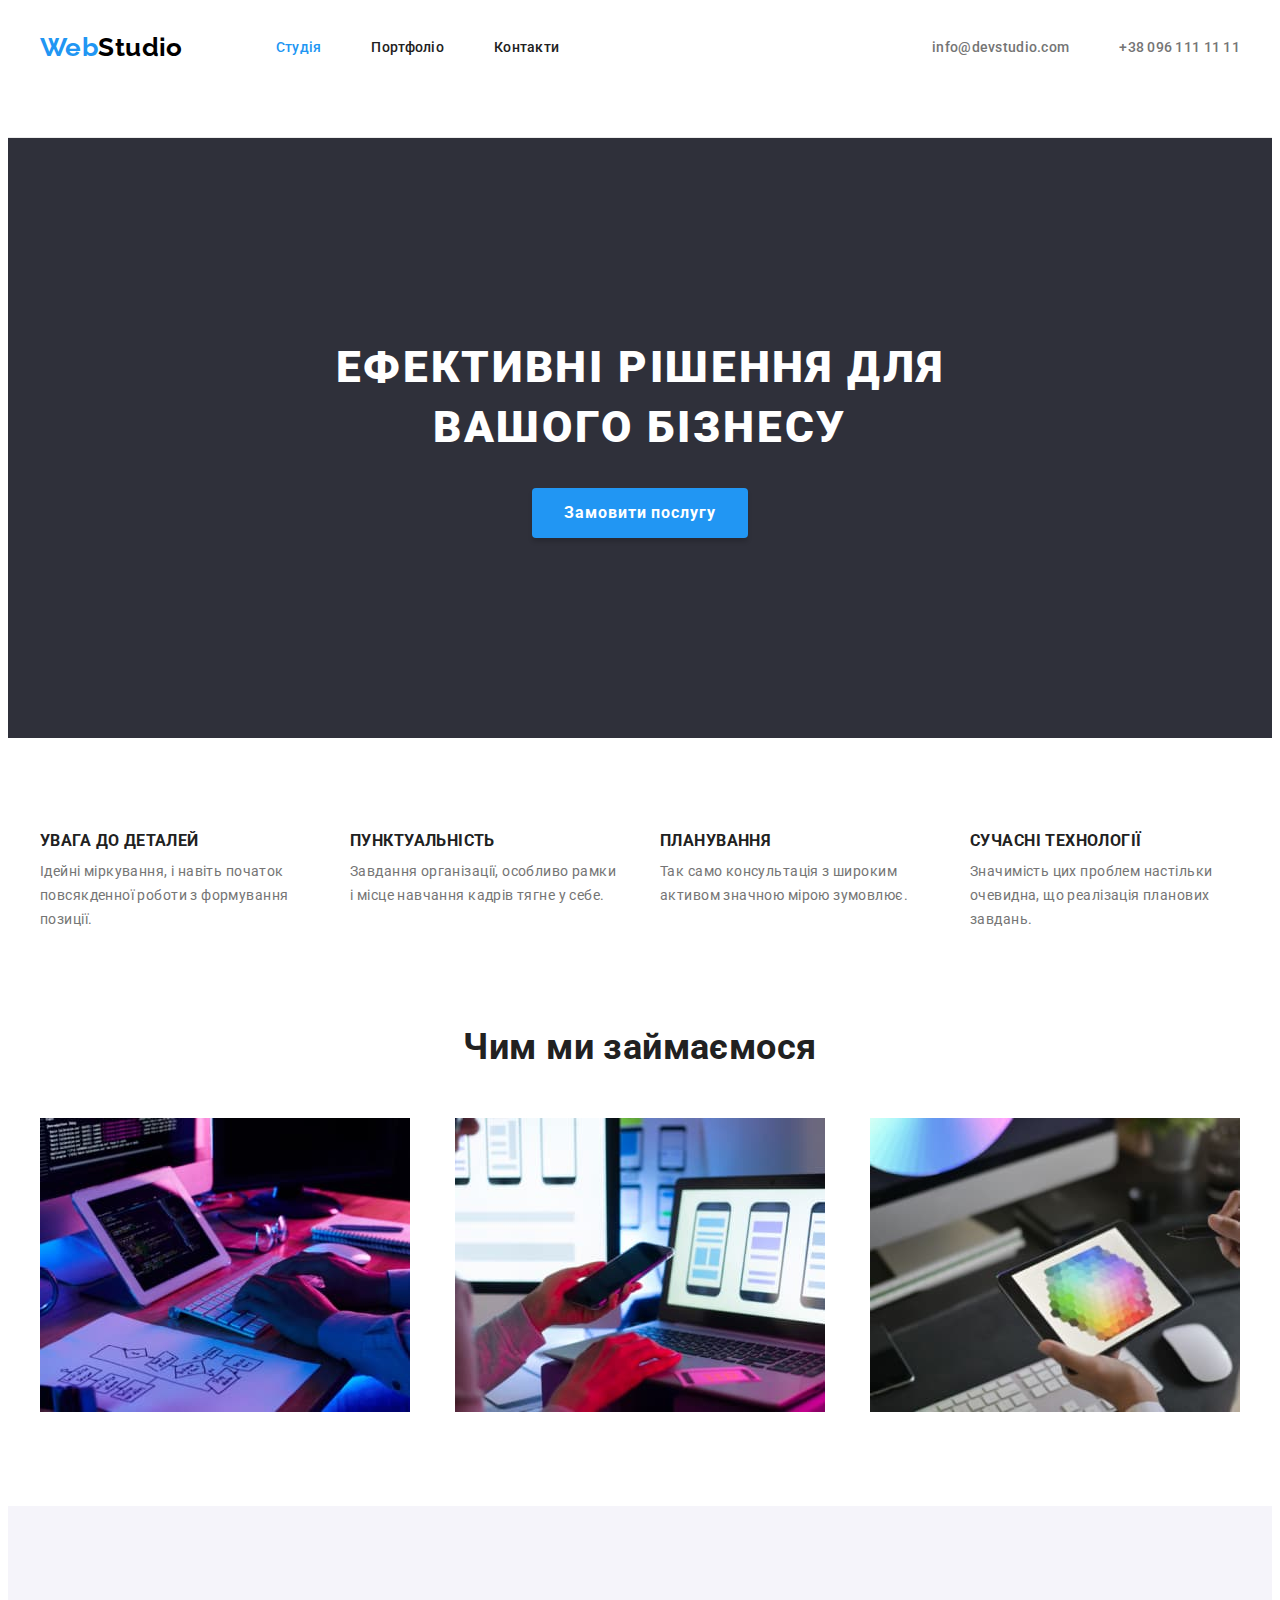
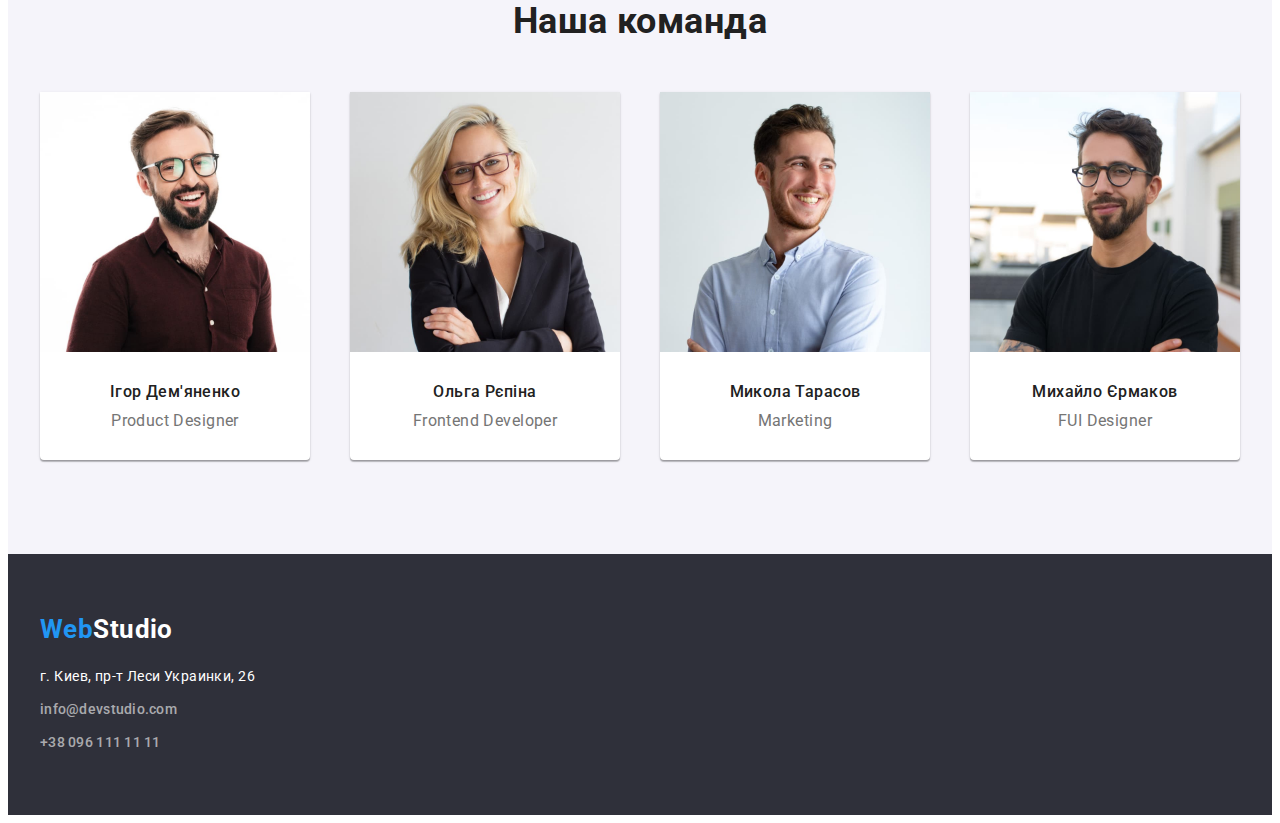
<file: index.html>
<!DOCTYPE html>
<html lang="uk">
  <head>
    <meta charset="UTF-8" />
    <meta http-equiv="X-UA-Compatible" content="IE=edge" />
    <meta name="viewport" content="width=device-width, initial-scale=1.0" />
    <title>WebStudio</title>
    <link
      href="https://fonts.googleapis.com/css2?family=Raleway:wght@700&family=Roboto:wght@400;500;700;900&display=swap"
      rel="stylesheet"
    />
    <link
      rel="stylesheet"
      href="https://cdnjs.cloudflare.com/ajax/libs/modern-normalize/1.1.0/modern-normalize.min.css"
      integrity="sha512-wpPYUAdjBVSE4KJnH1VR1HeZfpl1ub8YT/NKx4PuQ5NmX2tKuGu6U/JRp5y+Y8XG2tV+wKQpNHVUX03MfMFn9Q=="
      crossorigin="anonymous"
      referrerpolicy="no-referrer"
    />
    <link rel="stylesheet" href="./css/styles.css" />
  </head>

  <body>
    <header class="page-head">
      <div class="container page-header">
        <nav class="inform">
          <a class="web" href="./index.html">
            <span class="logo">Web</span>Studio
          </a>
          <ul class="site-nav">
            <li class="site-nav-link">
              <a href="./index.html" class="link current">Студія</a>
            </li>
            <li class="site-nav-link">
              <a href="./portfolio.html" class="link">Портфоліо</a>
            </li>
            <li class="site-nav-link"><a href="/" class="link">Контакти</a></li>
          </ul>
        </nav>
        <ul class="inform">
          <li class="inform-mail">
            <a href="mailto:info@devstudio.com" class="mail"
              >info@devstudio.com</a
            >
          </li>
          <li>
            <a href="tel:+380961111111" class="tel">+38 096 111 11 11</a>
          </li>
        </ul>
      </div>
    </header>

    <main>
      <section class="decision">
        <div class="container">
          <h1 class="business">Ефективні рішення для вашого бізнесу</h1>
          <button type="button" class="button">Замовити послугу</button>
        </div>
      </section>

      <section class="characteristic">
        <div class="container">
          <h2 class="visually-hidden">Особливості</h2>
          <ul class="section-features">
            <li>
              <h3 class="title">Увага до деталей</h3>
              <p class="text">
                Ідейні міркування, і навіть початок повсякденної роботи з
                формування позиції.
              </p>
            </li>
            <li>
              <h3 class="title">Пунктуальність</h3>
              <p class="text">
                Завдання організації, особливо рамки і місце навчання кадрів
                тягне у себе.
              </p>
            </li>
            <li>
              <h3 class="title">Планування</h3>
              <p class="text">
                Так само консультація з широким активом значною мірою зумовлює.
              </p>
            </li>
            <li>
              <h3 class="title">Сучасні технології</h3>
              <p class="text">
                Значимість цих проблем настільки очевидна, що реалізація
                планових завдань.
              </p>
            </li>
          </ul>
        </div>
      </section>

      <section class="work">
        <div class="container">
          <h3 class="sens">Чим ми займаємося</h3>
          <ul class="work-pic">
            <li>
              <img src="./images/img1.jpg" alt="клавіатура" width="370" />
            </li>
            <li>
              <img src="./images/img2.jpg" alt="ноут" width="370" />
            </li>
            <li>
              <img src="./images/img3.jpg" alt="планшет" width="370" />
            </li>
          </ul>
        </div>
      </section>
      <section class="all-team">
        <div class="container">
          <h2 class="team">Наша команда</h2>
          <ul class="people">
            <li class="card">
              <img src="./images/img4.jpg" alt="Ігор Дем'яненко" width="270" />
              <div class="box">
                <h3 class="name">Ігор Дем'яненко</h3>
                <p class="profession">Product Designer</p>
              </div>
            </li>
            <li class="card">
              <img src="./images/img5.jpg" alt="Ольга Рєпіна" width="270" />
              <div class="box">
                <h3 class="name">Ольга Рєпіна</h3>
                <p class="profession">Frontend Developer</p>
              </div>
            </li>
            <li class="card">
              <img src="./images/img6.jpg" alt="Микола Тарасов" width="270" />
              <div class="box">
                <h3 class="name">Микола Тарасов</h3>
                <p class="profession">Marketing</p>
              </div>
            </li>
            <li class="card">
              <img src="./images/img7.jpg" alt="Михайло Єрмаков" width="270" />
              <div class="box">
                <h3 class="name">Михайло Єрмаков</h3>
                <p class="profession">FUI Designer</p>
              </div>
            </li>
          </ul>
        </div>
      </section>
    </main>

    <footer class="info">
      <div class="container">
        <a class="weblogo" href="./index.html">
          <span class="logoweb">Web</span>Studio
        </a>
        <address class="place">
          <ul class="information">
            <li>
              <a
                href="https://goo.gl/maps/CPtrU1FHBa2aNyZL9"
                target="_blank"
                rel="noopener noreferrer nofollow"
                class="address"
                >г. Киев, пр-т Леси Украинки, 26</a
              >
            </li>
            <li>
              <a href="mailto:info@devstudio.com" class="mail"
                >info@devstudio.com</a
              >
            </li>
            <li>
              <a href="tel:+380961111111" class="tel">+38 096 111 11 11</a>
            </li>
          </ul>
        </address>
      </div>
    </footer>
  </body>
</html>
</file>
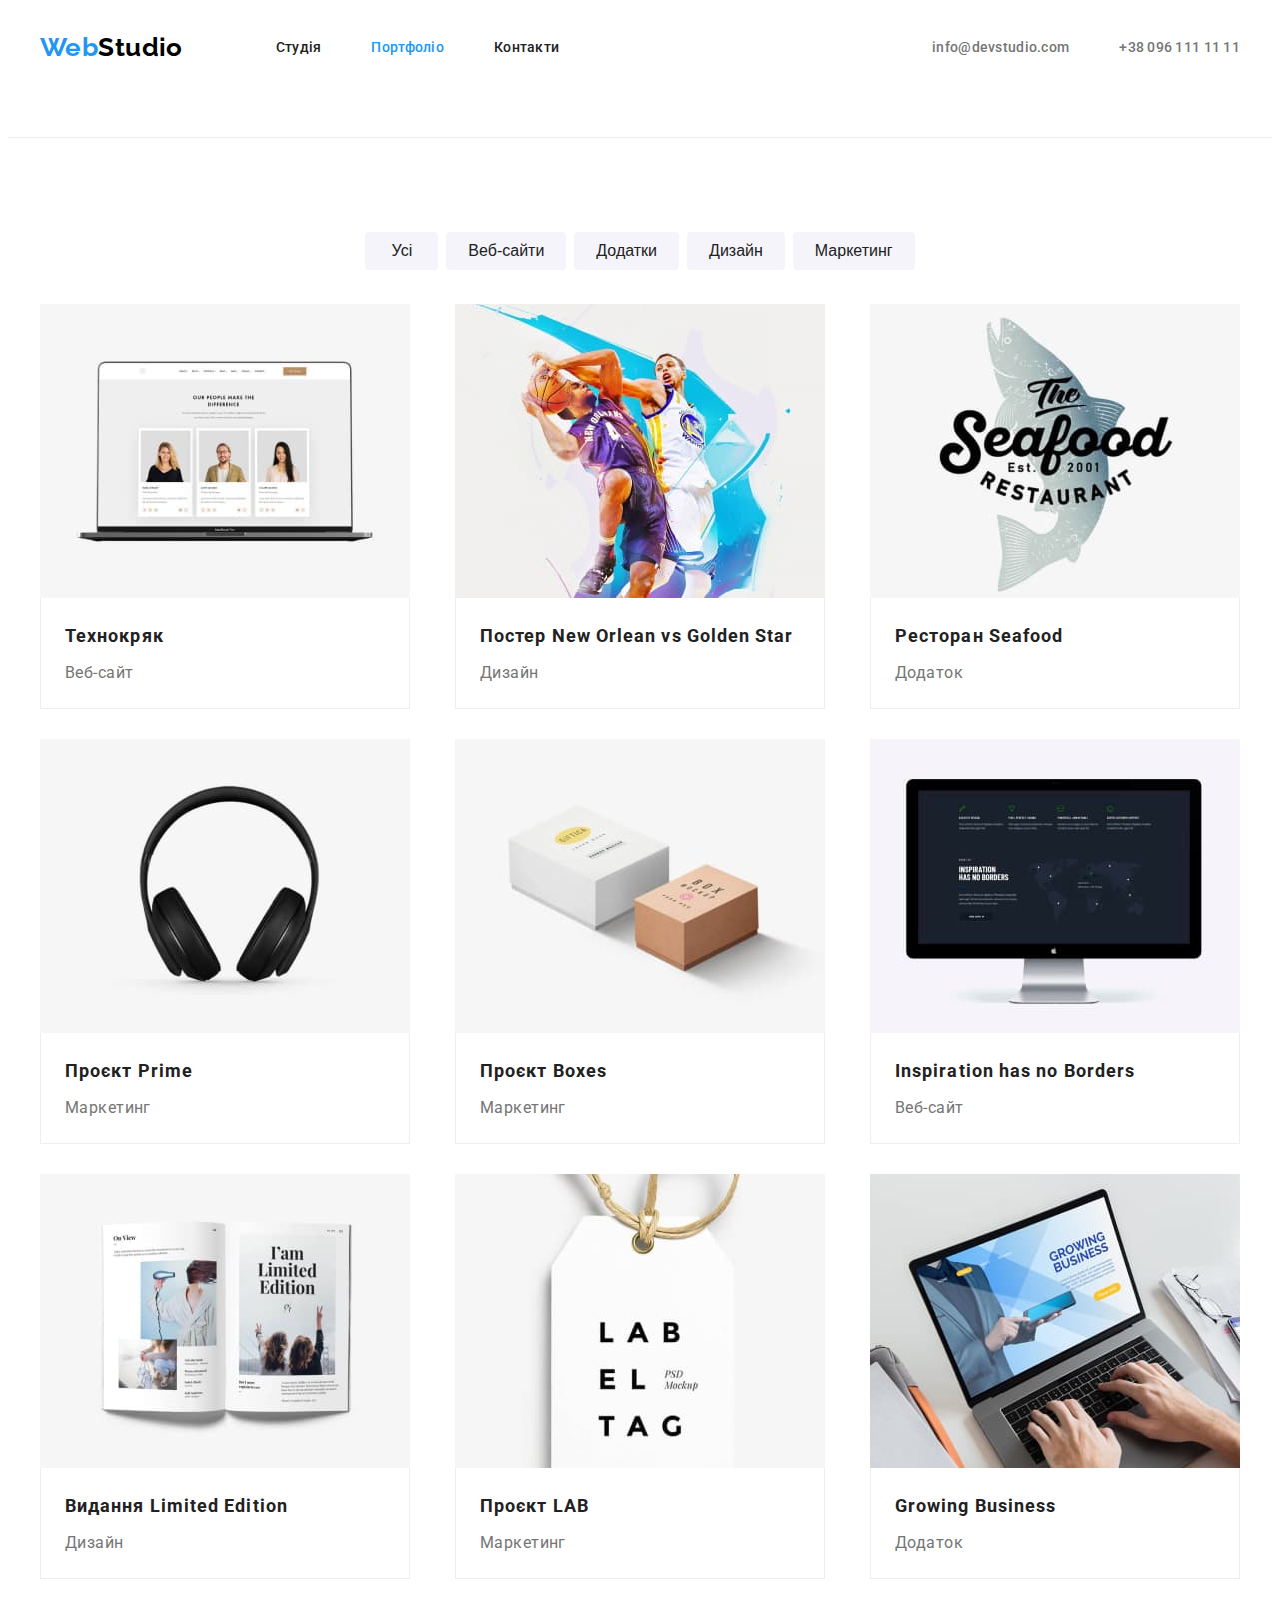
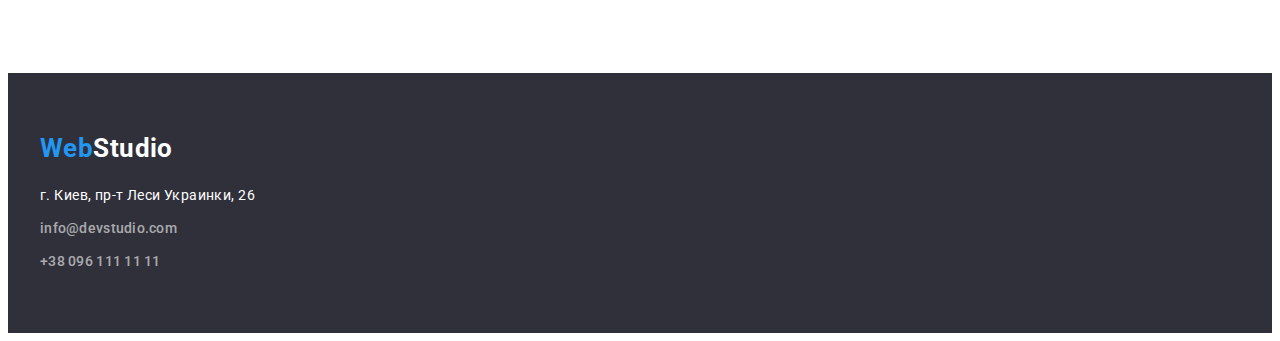
<file: portfolio.html>
<!DOCTYPE html>
<html lang="uk">
  <head>
    <meta charset="UTF-8" />
    <meta http-equiv="X-UA-Compatible" content="IE=edge" />
    <meta name="viewport" content="width=device-width, initial-scale=1.0" />
    <title>WebStudio</title>
    <link
      href="https://fonts.googleapis.com/css2?family=Raleway:wght@700&family=Roboto:wght@400;500;700;900&display=swap"
      rel="stylesheet"
    />
    <link
      rel="stylesheet"
      href="https://cdnjs.cloudflare.com/ajax/libs/modern-normalize/1.1.0/modern-normalize.min.css"
      integrity="sha512-wpPYUAdjBVSE4KJnH1VR1HeZfpl1ub8YT/NKx4PuQ5NmX2tKuGu6U/JRp5y+Y8XG2tV+wKQpNHVUX03MfMFn9Q=="
      crossorigin="anonymous"
      referrerpolicy="no-referrer"
    />
    <link rel="stylesheet" href="./css/styles.css" />
  </head>

  <body>
    <header class="page-head">
      <div class="container page-header">
        <nav class="inform">
          <a class="web" href="./index.html">
            <span class="logo">Web</span>Studio
          </a>
          <ul class="site-nav">
            <li class="site-nav-link">
              <a href="./index.html" class="link">Студія</a>
            </li>
            <li class="site-nav-link">
              <a href="./portfolio.html" class="link current">Портфоліо</a>
            </li>
            <li class="site-nav-link"><a href="/" class="link">Контакти</a></li>
          </ul>
        </nav>
        <ul class="inform">
          <li class="inform-mail">
            <a href="mailto:info@devstudio.com" class="mail"
              >info@devstudio.com</a
            >
          </li>
          <li>
            <a href="tel:+380961111111" class="tel">+38 096 111 11 11</a>
          </li>
        </ul>
      </div>
    </header>

    <main>
      <section class="portfolio">
        <div class="container">
          <h1 class="visually-hidden">Портфоліо</h1>
          <ul class="all-button">
            <li class="top">
              <button class="button" type="button">Усі</button>
            </li>
            <li class="top">
              <button class="button" type="button">Веб-сайти</button>
            </li>
            <li class="top">
              <button class="button" type="button">Додатки</button>
            </li>
            <li class="top">
              <button class="button" type="button">Дизайн</button>
            </li>
            <li class="top">
              <button class="button" type="button">Маркетинг</button>
            </li>
          </ul>
          <ul class="all">
            <li>
              <img src="./images/img8.jpg" alt="Технокряк" width="370" />
              <div class="box-pic">
                <h2 class="about">Технокряк</h2>
                <p class="what">Веб-сайт</p>
              </div>
            </li>
            <li>
              <img src="./images/img9.jpg" alt="Постер" width="370" />
              <div class="box-pic">
                <h2 class="about">Постер New Orlean vs Golden Star</h2>
                <p class="what">Дизайн</p>
              </div>
            </li>
            <li>
              <img src="./images/img10.jpg" alt="Ресторан" width="370" />
              <div class="box-pic">
                <h2 class="about">Ресторан Seafood</h2>
                <p class="what">Додаток</p>
              </div>
            </li>
            <li>
              <img src="./images/img11.jpg" alt="Проєкт Prime" width="370" />
              <div class="box-pic">
                <h2 class="about">Проєкт Prime</h2>
                <p class="what">Маркетинг</p>
              </div>
            </li>
            <li>
              <img src="./images/img12.jpg" alt="Проєкт Boxes" width="370" />
              <div class="box-pic">
                <h2 class="about">Проєкт Boxes</h2>
                <p class="what">Маркетинг</p>
              </div>
            </li>
            <li>
              <img src="./images/img13.jpg" alt="Inspiration" width="370" />
              <div class="box-pic">
                <h2 class="about">Inspiration has no Borders</h2>
                <p class="what">Веб-сайт</p>
              </div>
            </li>
            <li>
              <img src="./images/img14.jpg" alt="Видання" width="370" />
              <div class="box-pic">
                <h2 class="about">Видання Limited Edition</h2>
                <p class="what">Дизайн</p>
              </div>
            </li>
            <li>
              <img src="./images/img15.jpg" alt="Проєкт LAB" width="370" />
              <div class="box-pic">
                <h2 class="about">Проєкт LAB</h2>
                <p class="what">Маркетинг</p>
              </div>
            </li>
            <li>
              <img
                src="./images/img16.jpg"
                alt="Growing Business"
                width="370"
              />
              <div class="box-pic">
                <h2 class="about">Growing Business</h2>
                <p class="what">Додаток</p>
              </div>
            </li>
          </ul>
        </div>
      </section>
    </main>
    <footer class="info">
      <div class="container">
        <a class="weblogo" href="./index.html">
          <span class="logoweb">Web</span>Studio
        </a>
        <address class="place">
          <ul class="information">
            <li>
              <a
                href="https://goo.gl/maps/CPtrU1FHBa2aNyZL9"
                target="_blank"
                rel="noopener noreferrer nofollow"
                class="address"
                >г. Киев, пр-т Леси Украинки, 26</a
              >
            </li>
            <li>
              <a href="mailto:info@devstudio.com" class="mail"
                >info@devstudio.com</a
              >
            </li>
            <li>
              <a href="tel:+380961111111" class="tel">+38 096 111 11 11</a>
            </li>
          </ul>
        </address>
      </div>
    </footer>
  </body>
</html>
</file>
<file: css/styles.css>
:root {
  --primary-text-color: #757575;
  --title-text-color: #212121;
  --accent-color: #2196f3;
  --primary-white-color: #ffffff;
  --secondary-white-color: rgba(255, 255, 255, 0.6);
  --secondary-black-color: #000000;
  --primary-background-color: #f5f5f5;
  --secondary-background-color: #2f303a;
}
/* main page */
h1,
h2,
h3,
h4,
h5,
h6,
p {
  margin-top: 0;
  margin-bottom: 0;
}
ul {
  margin-top: 0;
  margin-bottom: 0;
  padding-left: 0;
}
img {
  display: block;
}
body {
  font-size: 14px;
  font-family: Roboto, sans-serif;
  letter-spacing: 0.03em;
  color: var(--primary-text-color);
  background-color: var(--primary-white-color);
}
ul {
  list-style: none;
}
.visually-hidden {
  position: absolute;
  white-space: nowrap;
  width: 1px;
  height: 1px;
  overflow: hidden;
  border: 0;
  padding: 0;
  clip: rect(0 0 0 0);
  clip-path: inset(50%);
  margin: -1px;
}
.container {
  margin-left: auto;
  margin-right: auto;
  width: 1200px;
  padding-left: 15px;
  padding-right: 15px;
}

/* nav */
.page-head {
  padding-top: 24px;
  padding-bottom: 25px;
  height: 80px;
  border-bottom: 1px solid #ececec;
}
.page-header {
  display: flex;
  align-items: center;
  justify-content: space-between;
}
.web {
  color: var(--secondary-black-color);
  font-family: Raleway;
  font-weight: 700;
  font-size: 26px;
  line-height: 1.19;
  text-decoration: none;
  margin-right: 93px;
}
.logo {
  color: var(--accent-color);
}
.site-nav {
  display: flex;
  align-items: center;
}
.inform {
  display: flex;
  align-items: center;
}

.site-nav .link.current {
  color: var(--accent-color);
  font-weight: 500;
  line-height: 1.14;
  letter-spacing: 0.02em;
}
.site-nav .link {
  color: var(--title-text-color);
  font-weight: 500;
  line-height: 1.14;
  letter-spacing: 0.02em;
  text-decoration: none;
}
.site-nav .link:hover,
.site-nav .link:focus {
  color: var(--accent-color);
}
.site-nav-link:not(:last-child) {
  margin-right: 50px;
}

.mail,
.tel {
  color: var(--primary-text-color);
  font-weight: 500;
  line-height: 1.14;
  letter-spacing: 0.02em;
  text-decoration: none;
}
.inform-mail {
  margin-right: 50px;
}
.tel:hover,
.tel:focus,
.tel:active,
.mail:hover,
.mail:focus,
.mail:active {
  color: var(--accent-color);
}

/* кнопка*/
.decision {
  background-color: var(--secondary-background-color);
  padding-top: 200px;
  padding-bottom: 200px;
  text-align: center;
}
.decision .business {
  color: var(--primary-white-color);
  font-weight: 900;
  font-size: 44px;
  line-height: 1.36;
  text-align: center;
  letter-spacing: 0.06em;
  text-transform: uppercase;
  margin-left: auto;
  margin-right: auto;
  width: 696px;
  margin-bottom: 30px;
}
.decision .button {
  background-color: var(--accent-color);
  color: var(--primary-white-color);
  font-weight: 700;
  font-size: 16px;
  line-height: 1.87;
  letter-spacing: 0.06em;
  box-shadow: 0px 4px 4px rgba(0, 0, 0, 0.15);
  border-radius: 4px;
  cursor: pointer;
  font-family: inherit;
  min-width: 216px;
  min-height: 50px;
  border: transparent;
  justify-content: center;
  padding: 10px 32px;
}
.decision .button:hover,
.decision .button:focus,
.decision .button:active {
  background-color: #188ce8;
  font-weight: 700;
  font-size: 16px;
  line-height: 1.87;
  letter-spacing: 0.06em;
  box-shadow: 0px 4px 4px rgba(0, 0, 0, 0.15);
  border-radius: 4px;
  border: transparent;
}

/* Особливості */
.characteristic {
  padding-top: 94px;
  padding-bottom: 94px;
}
.section-features {
  display: flex;
  justify-content: space-between;
}
.characteristic .title {
  color: var(--title-text-color);
  font-weight: 700;
  line-height: 1.14;
  text-transform: uppercase;
}
.characteristic .text {
  color: var(--primary-text-color);
  line-height: 1.71;
  width: 270px;
}
.title {
  margin-bottom: 10px;
}

/* Чим ми займаємося */

.work {
  padding-bottom: 94px;
}
.sens {
  color: var(--title-text-color);
  text-align: center;
  font-weight: 700;
  font-size: 36px;
  line-height: 1.17;
  text-align: center;
  margin-bottom: 50px;
}
.work-pic {
  display: flex;
  justify-content: space-between;
}

/* Наша команда */
.all-team {
  background-color: #f5f4fa;
  padding-top: 94px;
  padding-bottom: 94px;
}
.team {
  color: var(--title-text-color);
  font-weight: 700;
  font-size: 36px;
  line-height: 1.17;
  text-align: center;
  margin-bottom: 50px;
}
.people {
  display: flex;
  justify-content: space-between;
  align-items: center;
}
.card {
  background-color: var(--primary-white-color);
  box-shadow: 0px 1px 3px rgba(0, 0, 0, 0.12), 0px 1px 1px rgba(0, 0, 0, 0.14),
    0px 2px 1px rgba(0, 0, 0, 0.2);
  border-radius: 0px 0px 4px 4px;
}

.box {
  padding: 30px 30px;
}
.name {
  color: var(--title-text-color);
  font-weight: 500;
  font-size: 16px;
  line-height: 1.19;
  margin-bottom: 10px;
  text-align: center;
}
.profession {
  color: var(--primary-text-color);
  font-size: 16px;
  line-height: 1.19;
  text-align: center;
}

/* footer */
.info {
  background-color: var(--secondary-background-color);
  padding-top: 60px;
  padding-bottom: 60px;
  display: block;
}
.weblogo {
  color: var(--primary-white-color);
  font-weight: 700;
  font-size: 26px;
  line-height: 1.19;
  text-decoration: none;
}
.logoweb {
  color: var(--accent-color);
}
.information :not(:last-child) {
  margin-bottom: 9px;
}
.place {
  margin-top: 20px;
}
.info .address {
  color: var(--primary-white-color);
  line-height: 1.71;
  font-style: normal;
  text-decoration: none;
}
.info .mail,
.info .tel {
  color: var(--secondary-white-color);

  line-height: 1.71;
  font-style: normal;
}
.info .mail:hover,
.info .mail:focus,
.info .mail:active,
.info .tel:hover,
.info .tel:focus,
.info .tel:active {
  color: var(--accent-color);
}

/* Portfolio*/
.portfolio {
  padding-top: 94px;
  padding-bottom: 94px;
}
.all-button {
  display: flex;
  align-items: center;
  justify-content: center;
  margin-bottom: 34px;
}
.top:not(:last-child) {
  margin-right: 8px;
}

.button {
  color: var(--title-text-color);
  background-color: #f5f4fa;
  border-radius: 4px;
  font-weight: 500;
  font-size: 16px;
  line-height: 1.62;
  min-width: 73px;
  height: 38px;
  border: transparent;
  padding: 6px 22px;
}

.button:hover,
.button:focus,
.button:active {
  background-color: var(--accent-color);
  color: var(--primary-white-color);
  font-weight: 500;
  font-size: 16px;
  line-height: 1.62;
  text-align: center;
  box-shadow: 0px 3px 1px rgba(0, 0, 0, 0.1), 0px 1px 2px rgba(0, 0, 0, 0.08),
    0px 2px 2px rgba(0, 0, 0, 0.12);
  cursor: pointer;
  font-family: inherit;
}
.all {
  background-color: var(--primary-white-color);
  border-radius: 4px;
  display: flex;
  align-items: center;
  justify-content: space-between;
  flex-wrap: wrap;
  /* padding-top: 34px; */
  /* padding-bottom: 94px; */
  gap: 30px;
}
.all .about {
  color: var(--title-text-color);
  font-weight: 700;
  font-size: 18px;
  line-height: 2;
  letter-spacing: 0.06em;
  margin-bottom: 4px;
}
.all .what {
  color: var(--primary-text-color);
  font-size: 16px;
  line-height: 1.87;
}
.box-pic {
  padding: 20px 24px;
  border-left: 1px solid #eeeeee;
  border-bottom: 1px solid #eeeeee;
  border-right: 1px solid #eeeeee;
}
</file>
